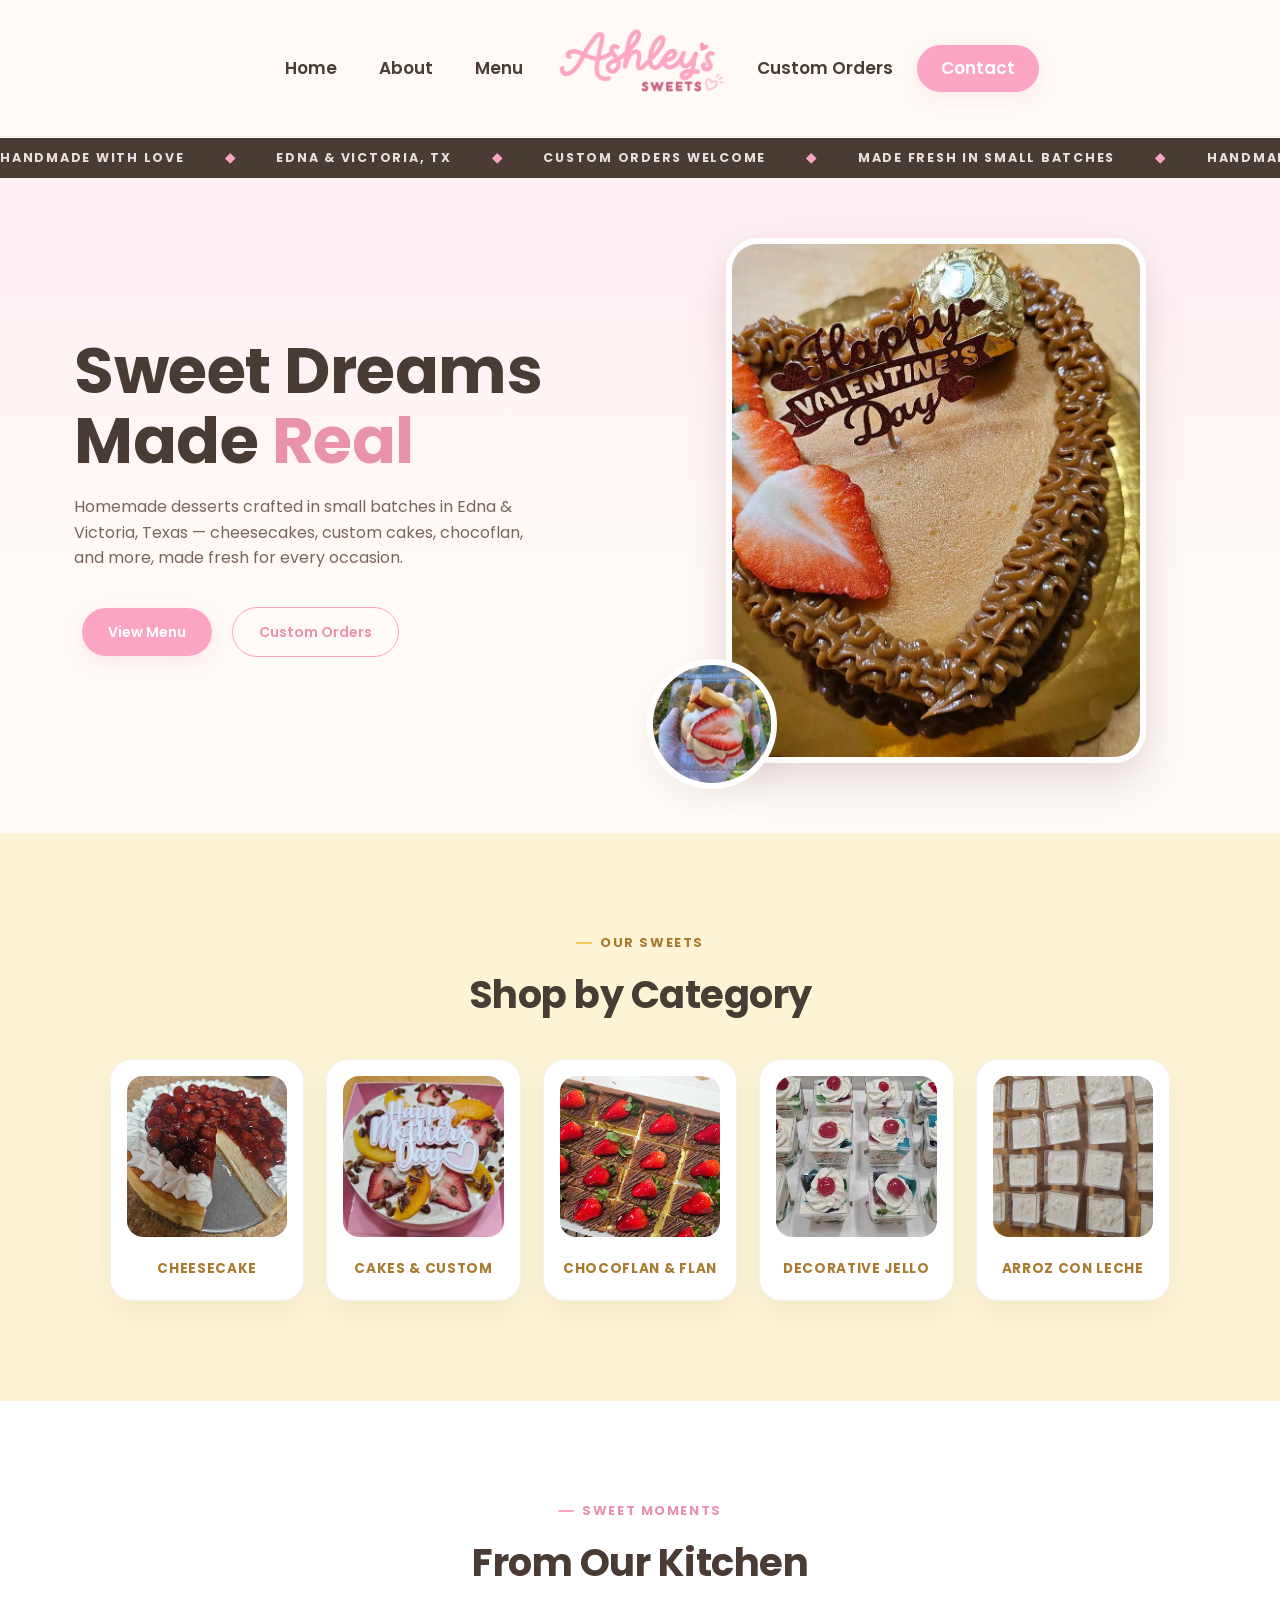
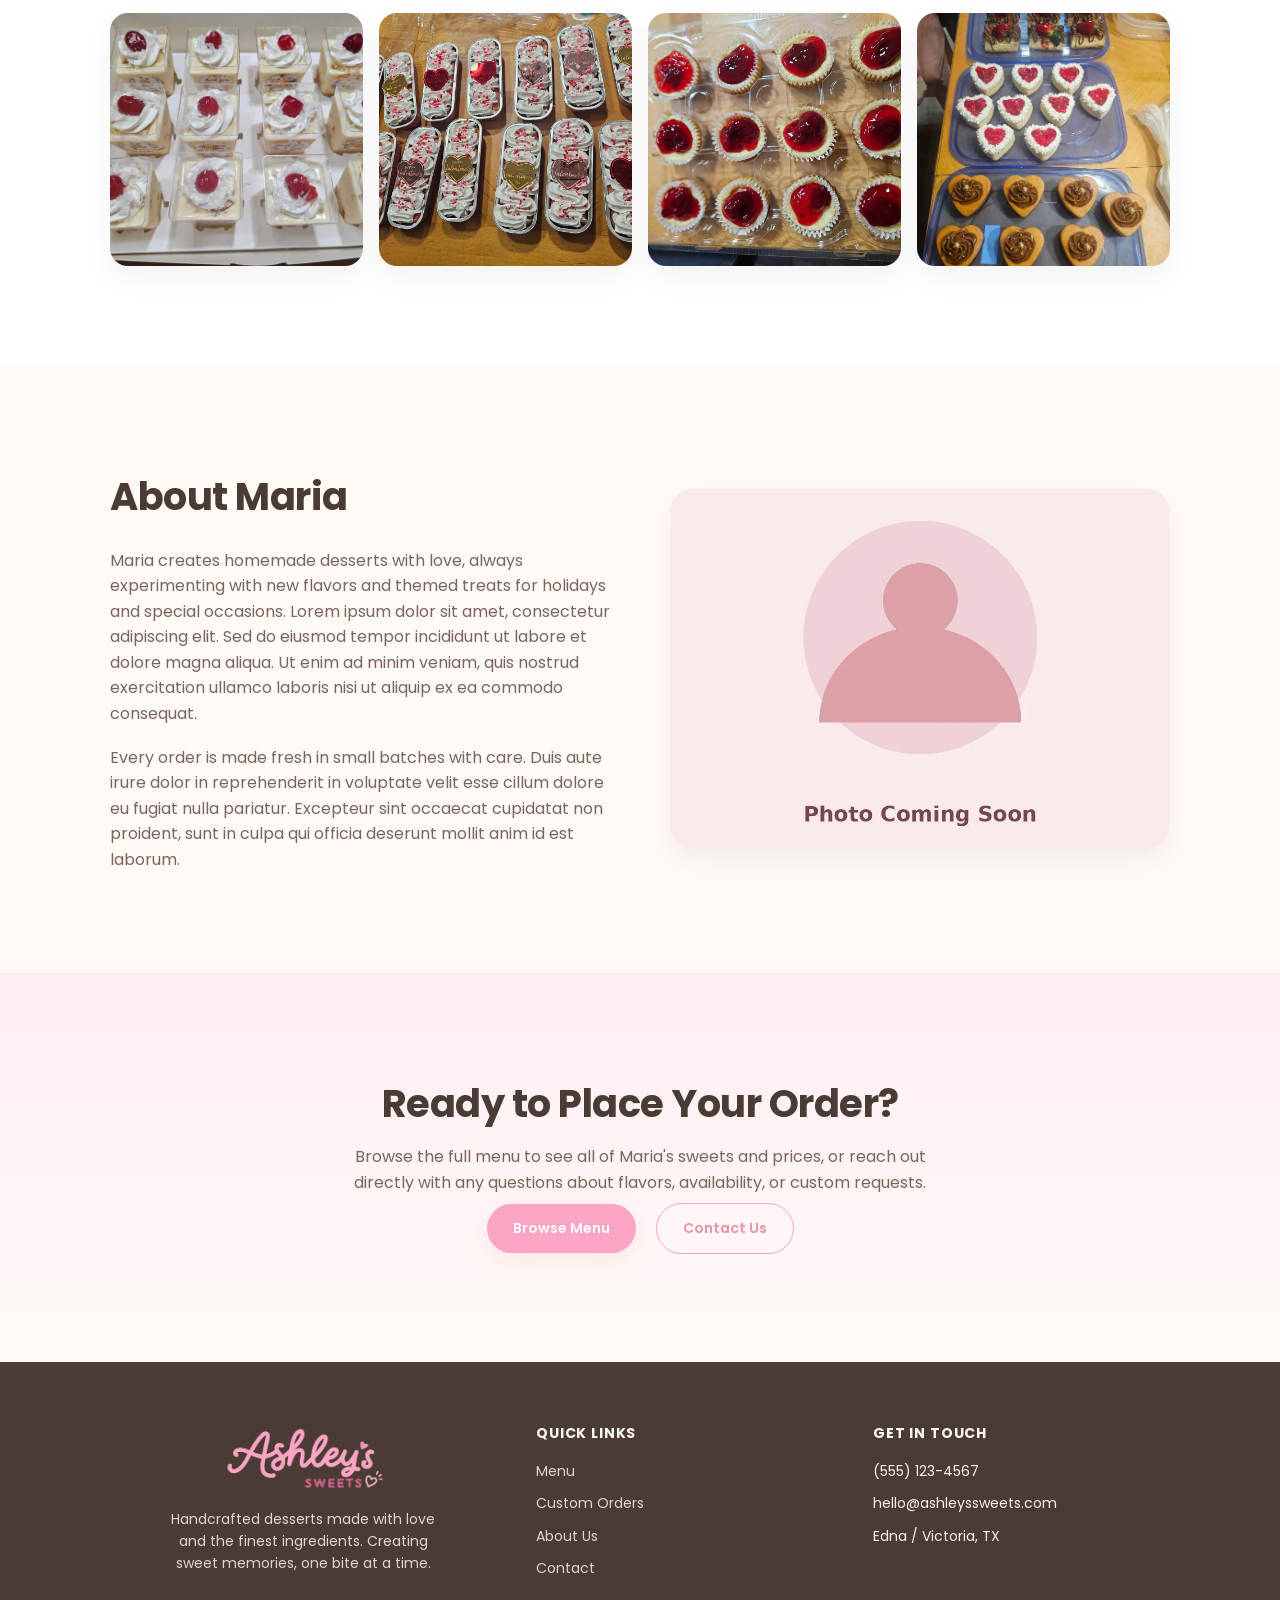
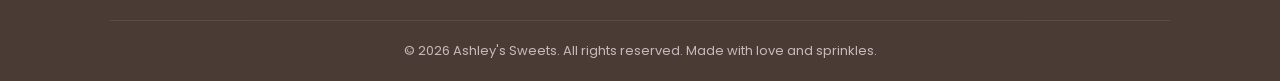
<file: index.html>
<!DOCTYPE html>
<html lang="en">
<head>
  <meta charset="UTF-8">
  <meta name="viewport" content="width=device-width, initial-scale=1.0">
  <title>Ashley’s Sweets</title>
  <link rel="icon" type="image/png" href="images/favicon.png">

  <meta property="og:title" content="Ashley's Sweets">
  <meta property="og:description" content="Homemade desserts crafted in small batches in Edna & Victoria, Texas.">
  <meta property="og:image" content="images/socialshare.jpg">
  <meta property="og:url" content="https://ashleyssweets.com">
  <meta property="og:type" content="website">

  <meta name="twitter:card" content="summary_large_image">
  <meta name="twitter:title" content="Ashley's Sweets">
  <meta name="twitter:description" content="Homemade desserts crafted in small batches in Edna & Victoria, Texas.">
  <meta name="twitter:image" content="images/socialshare.jpg">

  <link rel="stylesheet" href="css/style.css">
</head>

<body>

  <!-- nav -->
  <header class="nav" id="siteNav">
    <div class="nav-inner">

      <nav class="nav-links nav-links--left">
        <a href="#home">Home</a>
        <a href="#about">About</a>
        <a href="menu.html">Menu</a>
      </nav>

      <div class="logo">
        <a href="#home"><img src="images/logo.webp" alt="Ashley's Sweets"></a>
      </div>

      <nav class="nav-links nav-links--right">
        <a href="custom-orders.html">Custom Orders</a>
        <a href="contact.html" class="nav-cta">Contact</a>
      </nav>

      <button class="nav-toggle" id="navToggle" aria-label="Toggle navigation menu" aria-expanded="false">
        <span></span>
        <span></span>
        <span></span>
      </button>

      <nav class="nav-links-mobile" id="navLinksMobile">
        <a href="#home">Home</a>
        <a href="#about">About</a>
        <a href="menu.html">Menu</a>
        <a href="custom-orders.html">Custom Orders</a>
        <a href="contact.html" class="nav-cta">Contact</a>
      </nav>

    </div>
  </header>


  <!-- marquee strip -->
  <div class="marquee" aria-hidden="true">
    <div class="marquee-track">
      <span>Handmade With Love</span><span class="dot">&#9670;</span>
      <span>Edna &amp; Victoria, TX</span><span class="dot">&#9670;</span>
      <span>Custom Orders Welcome</span><span class="dot">&#9670;</span>
      <span>Made Fresh In Small Batches</span><span class="dot">&#9670;</span>
      <span>Handmade With Love</span><span class="dot">&#9670;</span>
      <span>Edna &amp; Victoria, TX</span><span class="dot">&#9670;</span>
      <span>Custom Orders Welcome</span><span class="dot">&#9670;</span>
      <span>Made Fresh In Small Batches</span><span class="dot">&#9670;</span>
    </div>
  </div>

  <!-- hero -->
  <section id="home" class="hero">

    <div class="hero-inner">

      <div class="hero-copy">
        <h1>Sweet Dreams<br>Made <span class="accent">Real</span></h1>

        <p>
          Homemade desserts crafted in small batches in Edna & Victoria, Texas —
          cheesecakes, custom cakes, chocoflan, and more, made fresh for every occasion.
        </p>

        <div class="hero-buttons">
          <a href="menu.html" class="btn">View Menu</a>
          <a href="custom-orders.html" class="btn btn-outline-dark">Custom Orders</a>
        </div>
      </div>

      <div class="hero-photo">
        <img class="hero-photo-main" src="images/cake-valentine-heart-centered.webp" alt="Heart-shaped custom Valentine's cake by Ashley's Sweets">
        <img class="hero-photo-inset" src="images/custom-cup-dessert-cropped.webp" alt="Strawberry shortcake cup dessert">
      </div>

    </div>

  </section>


  <!-- shop by category -->
  <section class="categories">

    <div class="section-inner">

      <div class="eyebrow">Our Sweets</div>
      <h2>Shop by Category</h2>

      <div class="category-grid">
        <a href="menu.html#cheesecake" class="category-card">
          <img src="images/cheesecake-classic-cherry.webp" alt="Cheesecake">
          <span>Cheesecake</span>
        </a>
        <a href="menu.html#cakes-custom" class="category-card">
          <img src="images/cake-mothers-day-centered2.webp" alt="Cakes &amp; Custom Orders">
          <span>Cakes &amp; Custom</span>
        </a>
        <a href="menu.html#chocoflan-flan" class="category-card">
          <img src="images/chocoflan-bars-strawberry-final.webp" alt="Chocoflan &amp; Flan">
          <span>Chocoflan &amp; Flan</span>
        </a>
        <a href="menu.html#decorative-jello" class="category-card">
          <img src="images/jello-decorative-marbled-v3.webp" alt="Decorative Jello">
          <span>Decorative Jello</span>
        </a>
        <a href="menu.html#arroz-con-leche" class="category-card">
          <img src="images/arroz-con-leche-cups-rotated.webp" alt="Arroz con Leche">
          <span>Arroz con Leche</span>
        </a>
      </div>

    </div>

  </section>


  <!-- dessert gallery -->
  <section class="gallery">

    <div class="section-inner">

      <div class="eyebrow" style="justify-content:center; display:flex;">Sweet Moments</div>
      <h2>From Our Kitchen</h2>

      <div class="gallery-grid">
        <img src="images/cheesecake-coconut-cherry-cups-gallery2.webp" alt="Coconut cherry cheesecake cups">
        <img src="images/chocoflan-loaf-valentine-rotated.webp" alt="Mini chocoflan loaves with whipped cream">
        <img src="images/cheesecake-mini-cupcake-cherry-rotated3.webp" alt="Mini cheesecake bites with cherry topping">
        <img src="images/dessert-tray-mixed.webp" alt="Assorted dessert tray">
      </div>

    </div>

  </section>


  <!-- about section -->
  <section id="about" class="about">

    <div class="section-inner split">

      <div class="about-text">
        <h2>About Maria</h2>

        <p>
          Maria creates homemade desserts with love, always experimenting
          with new flavors and themed treats for holidays and special occasions.
          Lorem ipsum dolor sit amet, consectetur adipiscing elit. Sed do eiusmod
          tempor incididunt ut labore et dolore magna aliqua. Ut enim ad minim
          veniam, quis nostrud exercitation ullamco laboris nisi ut aliquip ex
          ea commodo consequat.
        </p>

        <p>
          Every order is made fresh in small batches with care. Duis aute irure
          dolor in reprehenderit in voluptate velit esse cillum dolore eu fugiat
          nulla pariatur. Excepteur sint occaecat cupidatat non proident, sunt
          in culpa qui officia deserunt mollit anim id est laborum.
        </p>
      </div>

      <div class="about-image">
        <img src="images/about-placeholder-maria2.webp" alt="Photo of Maria coming soon">
      </div>

    </div>

  </section>


  <!-- cta - ready to order -->
  <section class="cta-order">

    <div class="section-inner">

      <h2>Ready to Place Your Order?</h2>
      <p>
        Browse the full menu to see all of Maria's sweets and prices, or reach out
        directly with any questions about flavors, availability, or custom requests.
      </p>

      <div class="hero-buttons">
        <a href="menu.html" class="btn">Browse Menu</a>
        <a href="contact.html" class="btn btn-outline btn-outline-dark">Contact Us</a>
      </div>

    </div>

  </section>


  <!-- footer -->
  <footer class="footer">
  <div class="footer-inner">
    <div class="footer-grid">

      <div class="footer-brand">
        <a href="index.html" class="logo">
          <img src="images/logo.webp" alt="Ashley's Sweets">
        </a>
        <p>Handcrafted desserts made with love and the finest ingredients. Creating sweet memories, one bite at a time.</p>
      </div>

      <div class="footer-links-col">
        <h4>Quick Links</h4>
        <ul class="footer-links">
          <li><a href="menu.html">Menu</a></li>
          <li><a href="custom-orders.html">Custom Orders</a></li>
          <li><a href="index.html#about">About Us</a></li>
          <li><a href="contact.html">Contact</a></li>
        </ul>
      </div>

      <div class="footer-links-col">
        <h4>Get in Touch</h4>
        <ul class="footer-links">
          <li>(555) 123-4567</li>
          <li>hello@ashleyssweets.com</li>
          <li>Edna / Victoria, TX</li>
        </ul>
      </div>

    </div>

    <div class="footer-bottom">
      © 2026 Ashley's Sweets. All rights reserved. Made with love and sprinkles.
    </div>
  </div>
</footer>

  <script>
    const nav = document.getElementById('siteNav');
    function updateNav() {
      if (window.scrollY > 60) {
        nav.classList.add('nav--scrolled');
      } else {
        nav.classList.remove('nav--scrolled');
      }
    }
    window.addEventListener('scroll', updateNav);
    updateNav();

    const navToggle = document.getElementById('navToggle');
    const navLinksMobile = document.getElementById('navLinksMobile');
    navToggle.addEventListener('click', () => {
      const isOpen = nav.classList.toggle('nav-open');
      navToggle.classList.toggle('is-open', isOpen);
      navToggle.setAttribute('aria-expanded', isOpen);
    });
    navLinksMobile.querySelectorAll('a').forEach(link => {
      link.addEventListener('click', () => {
        nav.classList.remove('nav-open');
        navToggle.classList.remove('is-open');
        navToggle.setAttribute('aria-expanded', 'false');
      });
    });
  </script>

</body>
</html>
</file>
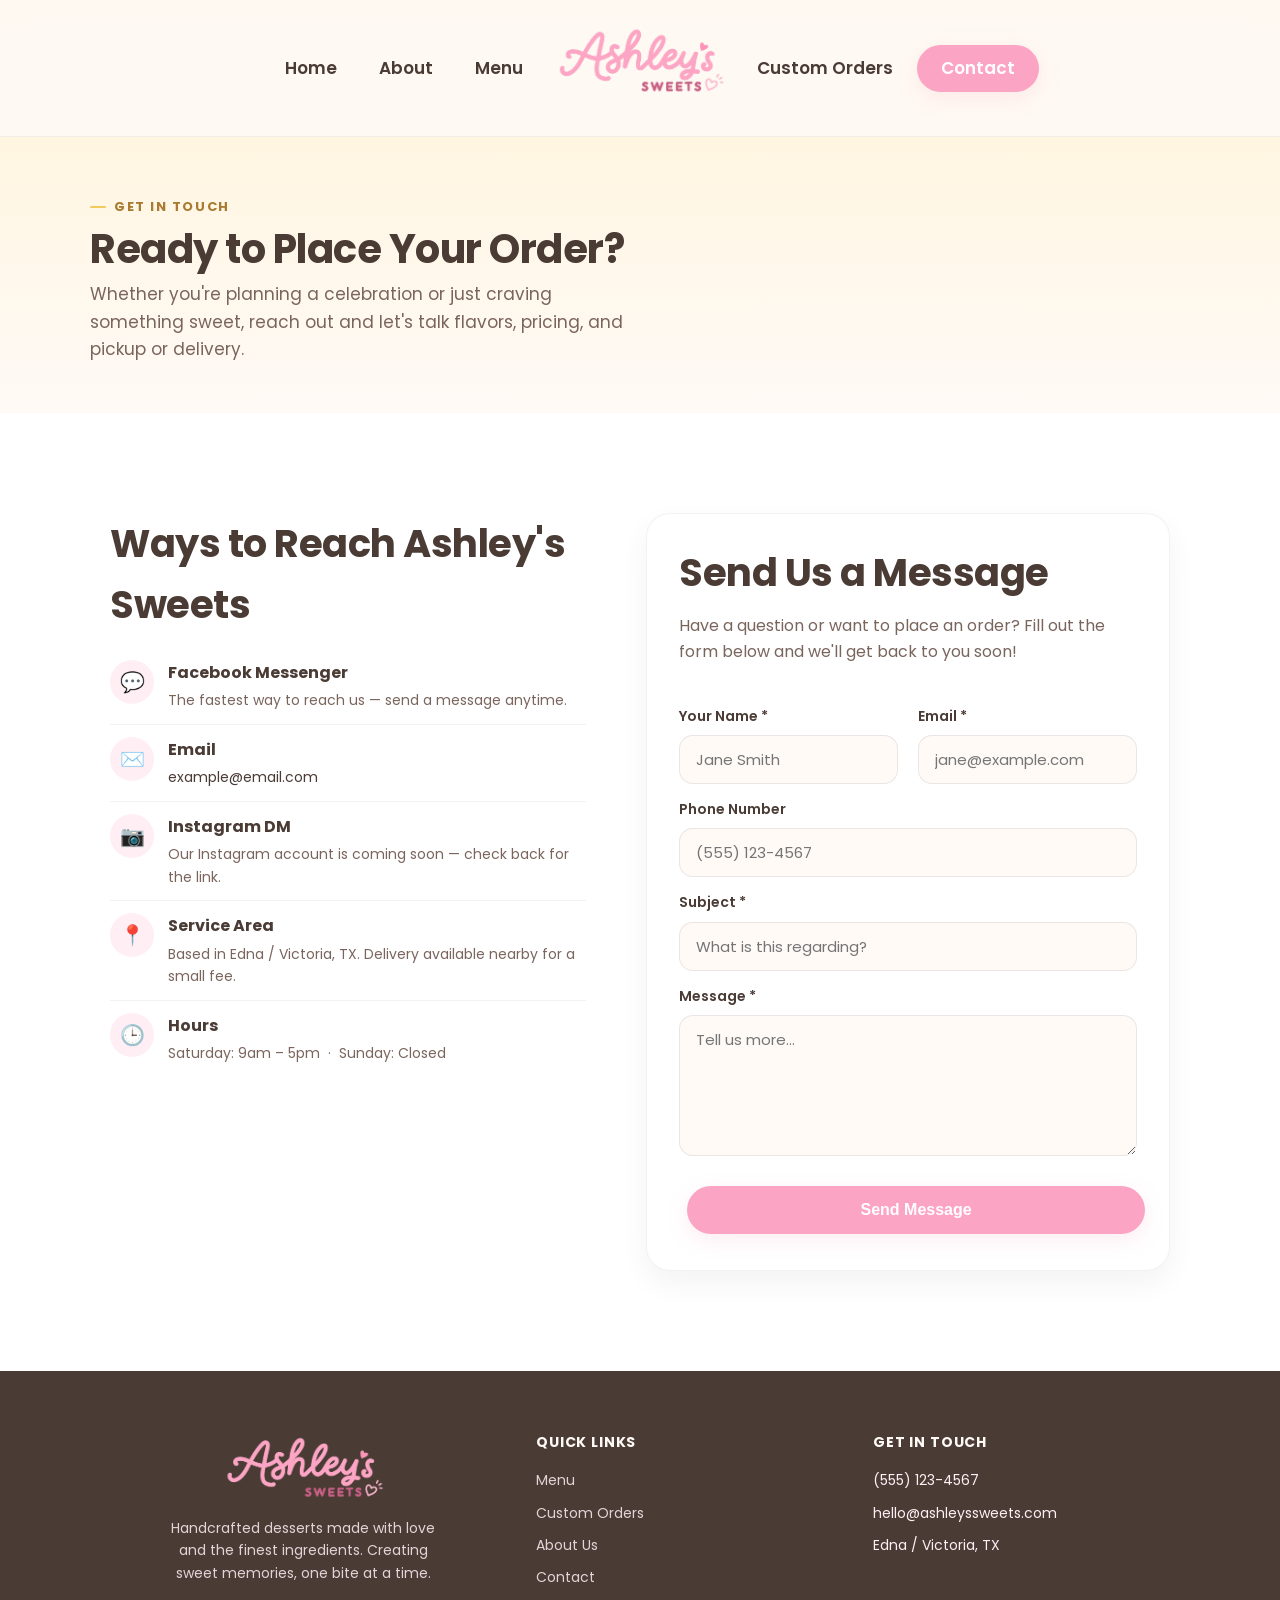
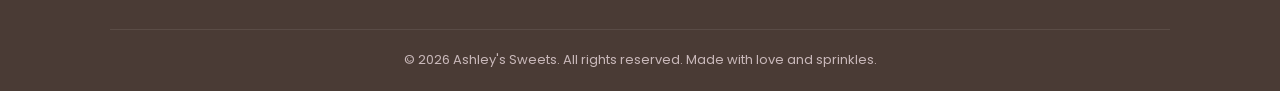
<file: contact.html>
<!DOCTYPE html>
<html lang="en">
<head>
  <meta charset="UTF-8">
  <meta name="viewport" content="width=device-width, initial-scale=1.0">
  <title>Contact — Ashley’s Sweets</title>
  <link rel="icon" type="image/png" href="images/favicon.png">

  <meta property="og:title" content="Contact — Ashley's Sweets">
  <meta property="og:description" content="Get in touch with Ashley's Sweets for orders, questions, or custom requests in Edna & Victoria, Texas.">
  <meta property="og:image" content="images/socialshare.jpg">
  <meta property="og:url" content="https://ashleyssweets.com/contact.html">
  <meta property="og:type" content="website">

  <meta name="twitter:card" content="summary_large_image">
  <meta name="twitter:title" content="Contact — Ashley's Sweets">
  <meta name="twitter:description" content="Get in touch with Ashley's Sweets for orders, questions, or custom requests in Edna & Victoria, Texas.">
  <meta name="twitter:image" content="images/socialshare.jpg">

  <link rel="stylesheet" href="css/style.css">
</head>

<body>

  <!-- nav -->
  <header class="nav" id="siteNav">
    <div class="nav-inner">

      <nav class="nav-links nav-links--left">
        <a href="index.html#home">Home</a>
        <a href="index.html#about">About</a>
        <a href="menu.html">Menu</a>
      </nav>

      <div class="logo">
        <a href="index.html"><img src="images/logo.webp" alt="Ashley's Sweets"></a>
      </div>

      <nav class="nav-links nav-links--right">
        <a href="custom-orders.html">Custom Orders</a>
        <a href="contact.html" class="nav-cta">Contact</a>
      </nav>

      <button class="nav-toggle" id="navToggle" aria-label="Toggle navigation menu" aria-expanded="false">
        <span></span>
        <span></span>
        <span></span>
      </button>

      <nav class="nav-links-mobile" id="navLinksMobile">
        <a href="index.html#home">Home</a>
        <a href="index.html#about">About</a>
        <a href="menu.html">Menu</a>
        <a href="custom-orders.html">Custom Orders</a>
        <a href="contact.html" class="nav-cta">Contact</a>
      </nav>

    </div>
  </header>


  <!-- page hero (small) -->
  <section class="page-hero page-hero--small">
    <div class="section-inner">
      <div class="eyebrow eyebrow--gold">Get In Touch</div>
      <h1 class="page-title">Ready to Place Your Order?</h1>
      <p class="page-subtitle">
        Whether you're planning a celebration or just craving something sweet, reach out and let's talk flavors, pricing, and pickup or delivery.
      </p>
    </div>
  </section>


  <!-- contact info + form -->
  <section class="contact-info-section">
    <div class="section-inner">

      <div class="contact-split">

        <div class="contact-split-info">

          <h2>Ways to Reach Ashley's Sweets</h2>

          <div class="contact-method">
            <div class="contact-icon">💬</div>
            <div>
              <h3>Facebook Messenger</h3>
              <p>The fastest way to reach us — send a message anytime.</p>
            </div>
          </div>

          <div class="contact-method">
            <div class="contact-icon">✉️</div>
            <div>
              <h3>Email</h3>
              <p><a href="mailto:example@email.com">example@email.com</a></p>
            </div>
          </div>

          <div class="contact-method">
            <div class="contact-icon">📷</div>
            <div>
              <h3>Instagram DM</h3>
              <p>Our Instagram account is coming soon — check back for the link.</p>
            </div>
          </div>

          <div class="contact-method">
            <div class="contact-icon">📍</div>
            <div>
              <h3>Service Area</h3>
              <p>Based in Edna / Victoria, TX. Delivery available nearby for a small fee.</p>
            </div>
          </div>

          <div class="contact-method">
            <div class="contact-icon">🕒</div>
            <div>
              <h3>Hours</h3>
              <p>Saturday: 9am – 5pm &nbsp;·&nbsp; Sunday: Closed</p>
            </div>
          </div>

        </div>

        <div class="contact-split-form">

          <div class="site-form">
            <h2>Send Us a Message</h2>
            <p class="section-sub">Have a question or want to place an order? Fill out the form below and we'll get back to you soon!</p>

            <form>

              <div class="form-grid">
                <div class="form-row">
                  <label for="c-name">Your Name *</label>
                  <input type="text" id="c-name" name="name" placeholder="Jane Smith" required>
                </div>

                <div class="form-row">
                  <label for="c-email">Email *</label>
                  <input type="email" id="c-email" name="email" placeholder="jane@example.com" required>
                </div>
              </div>

              <div class="form-row">
                <label for="c-phone">Phone Number</label>
                <input type="tel" id="c-phone" name="phone" placeholder="(555) 123-4567">
              </div>

              <div class="form-row">
                <label for="c-subject">Subject *</label>
                <input type="text" id="c-subject" name="subject" placeholder="What is this regarding?" required>
              </div>

              <div class="form-row">
                <label for="c-message">Message *</label>
                <textarea id="c-message" name="message" rows="5" placeholder="Tell us more..." required></textarea>
              </div>

              <button type="submit" class="btn form-submit">Send Message</button>

            </form>
          </div>

        </div>

      </div>

    </div>
  </section>


  <!-- footer -->
  <footer class="footer">
  <div class="footer-inner">
    <div class="footer-grid">

      <div class="footer-brand">
        <a href="index.html" class="logo">
          <img src="images/logo.webp" alt="Ashley's Sweets">
        </a>
        <p>Handcrafted desserts made with love and the finest ingredients. Creating sweet memories, one bite at a time.</p>
      </div>

      <div class="footer-links-col">
        <h4>Quick Links</h4>
        <ul class="footer-links">
          <li><a href="menu.html">Menu</a></li>
          <li><a href="custom-orders.html">Custom Orders</a></li>
          <li><a href="index.html#about">About Us</a></li>
          <li><a href="contact.html">Contact</a></li>
        </ul>
      </div>

      <div class="footer-links-col">
        <h4>Get in Touch</h4>
        <ul class="footer-links">
          <li>(555) 123-4567</li>
          <li>hello@ashleyssweets.com</li>
          <li>Edna / Victoria, TX</li>
        </ul>
      </div>

    </div>

    <div class="footer-bottom">
      © 2026 Ashley's Sweets. All rights reserved. Made with love and sprinkles.
    </div>
  </div>
</footer>

  <script>
    const nav = document.getElementById('siteNav');
    function updateNav() {
      if (window.scrollY > 60) {
        nav.classList.add('nav--scrolled');
      } else {
        nav.classList.remove('nav--scrolled');
      }
    }
    window.addEventListener('scroll', updateNav);
    updateNav();

    const navToggle = document.getElementById('navToggle');
    const navLinksMobile = document.getElementById('navLinksMobile');
    navToggle.addEventListener('click', () => {
      const isOpen = nav.classList.toggle('nav-open');
      navToggle.classList.toggle('is-open', isOpen);
      navToggle.setAttribute('aria-expanded', isOpen);
    });
    navLinksMobile.querySelectorAll('a').forEach(link => {
      link.addEventListener('click', () => {
        nav.classList.remove('nav-open');
        navToggle.classList.remove('is-open');
        navToggle.setAttribute('aria-expanded', 'false');
      });
    });
  </script>

</body>
</html>
</file>
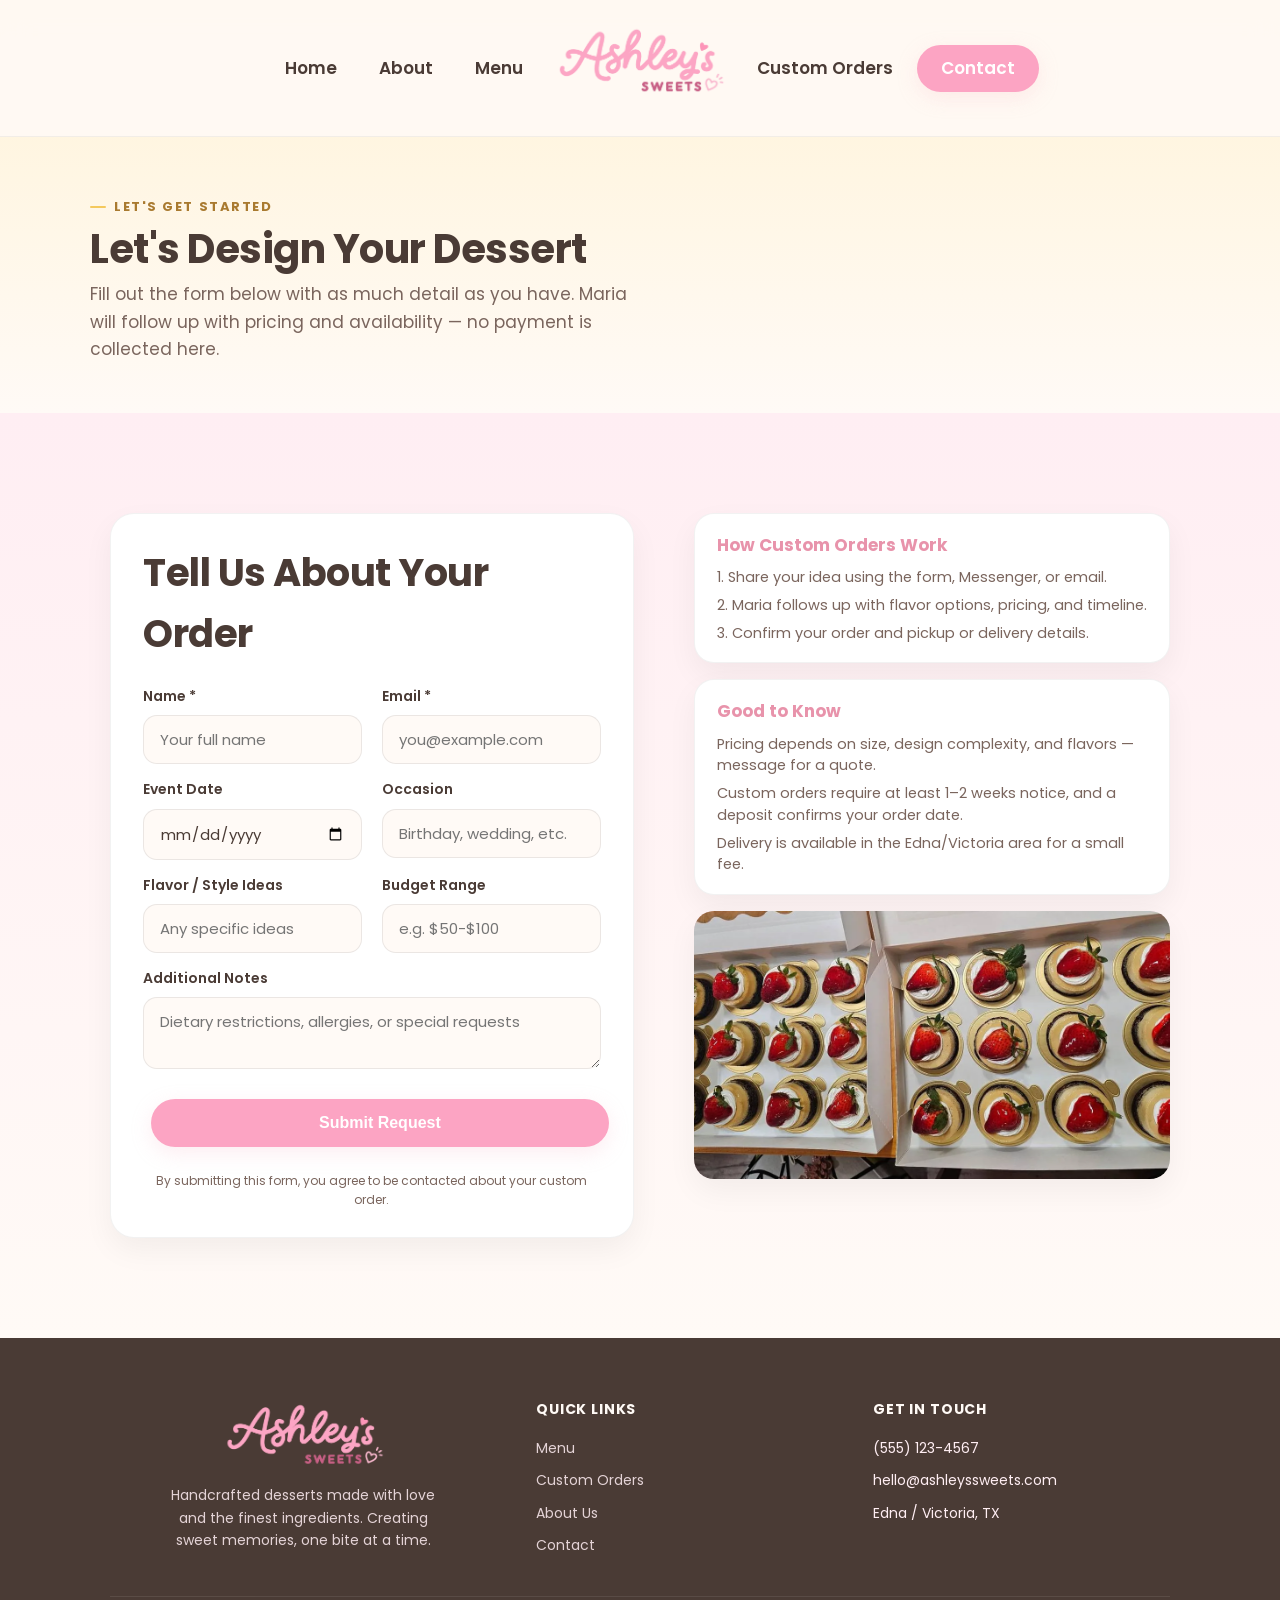
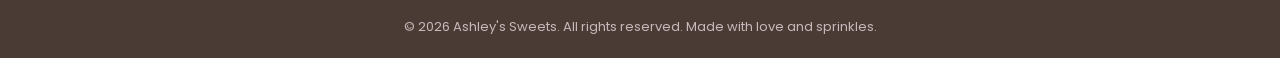
<file: custom-orders.html>
<!DOCTYPE html>
<html lang="en">
<head>
  <meta charset="UTF-8">
  <meta name="viewport" content="width=device-width, initial-scale=1.0">
  <title>Custom Orders — Ashley’s Sweets</title>
  <link rel="icon" type="image/png" href="images/favicon.png">

  <meta property="og:title" content="Custom Orders — Ashley's Sweets">
  <meta property="og:description" content="Design your custom cake or dessert with Ashley's Sweets — homemade in small batches in Edna & Victoria, Texas.">
  <meta property="og:image" content="images/socialshare.jpg">
  <meta property="og:url" content="https://ashleyssweets.com/custom-orders.html">
  <meta property="og:type" content="website">

  <meta name="twitter:card" content="summary_large_image">
  <meta name="twitter:title" content="Custom Orders — Ashley's Sweets">
  <meta name="twitter:description" content="Design your custom cake or dessert with Ashley's Sweets — homemade in small batches in Edna & Victoria, Texas.">
  <meta name="twitter:image" content="images/socialshare.jpg">

  <link rel="stylesheet" href="css/style.css">
</head>

<body>

  <!-- nav -->
  <header class="nav" id="siteNav">
    <div class="nav-inner">

      <nav class="nav-links nav-links--left">
        <a href="index.html#home">Home</a>
        <a href="index.html#about">About</a>
        <a href="menu.html">Menu</a>
      </nav>

      <div class="logo">
        <a href="index.html"><img src="images/logo.webp" alt="Ashley's Sweets"></a>
      </div>

      <nav class="nav-links nav-links--right">
        <a href="custom-orders.html">Custom Orders</a>
        <a href="contact.html" class="nav-cta">Contact</a>
      </nav>

      <button class="nav-toggle" id="navToggle" aria-label="Toggle navigation menu" aria-expanded="false">
        <span></span>
        <span></span>
        <span></span>
      </button>

      <nav class="nav-links-mobile" id="navLinksMobile">
        <a href="index.html#home">Home</a>
        <a href="index.html#about">About</a>
        <a href="menu.html">Menu</a>
        <a href="custom-orders.html">Custom Orders</a>
        <a href="contact.html" class="nav-cta">Contact</a>
      </nav>

    </div>
  </header>


  <!-- page hero (small) -->
  <section class="page-hero page-hero--small">
    <div class="section-inner">
      <div class="eyebrow eyebrow--gold">Let's Get Started</div>
      <h1 class="page-title">Let's Design Your Dessert</h1>
      <p class="page-subtitle">
        Fill out the form below with as much detail as you have. Maria will follow up with pricing and availability — no payment is collected here.
      </p>
    </div>
  </section>


  <!-- form + how it works -->
  <section class="order-form-section">
    <div class="section-inner">

      <div class="custom-split">

        <div class="custom-split-form">

          <div class="site-form">
            <h2>Tell Us About Your Order</h2>

            <form>

              <div class="form-grid">
                <div class="form-row">
                  <label for="name">Name *</label>
                  <input type="text" id="name" name="name" placeholder="Your full name" required>
                </div>

                <div class="form-row">
                  <label for="email">Email *</label>
                  <input type="email" id="email" name="email" placeholder="you@example.com" required>
                </div>
              </div>

              <div class="form-grid">
                <div class="form-row">
                  <label for="event-date">Event Date</label>
                  <input type="date" id="event-date" name="event-date">
                </div>

                <div class="form-row">
                  <label for="occasion">Occasion</label>
                  <input type="text" id="occasion" name="occasion" placeholder="Birthday, wedding, etc.">
                </div>
              </div>

              <div class="form-grid">
                <div class="form-row">
                  <label for="flavor">Flavor / Style Ideas</label>
                  <input type="text" id="flavor" name="flavor" placeholder="Any specific ideas">
                </div>

                <div class="form-row">
                  <label for="budget">Budget Range</label>
                  <input type="text" id="budget" name="budget" placeholder="e.g. $50-$100">
                </div>
              </div>

              <div class="form-row">
                <label for="notes">Additional Notes</label>
                <textarea id="notes" name="notes" rows="2" placeholder="Dietary restrictions, allergies, or special requests"></textarea>
              </div>

              <button type="submit" class="btn form-submit">Submit Request</button>

              <p class="form-fineprint">
                By submitting this form, you agree to be contacted about your custom order.
              </p>

            </form>
          </div>

        </div>

        <div class="custom-split-info">

          <div class="info-card">
            <h3>How Custom Orders Work</h3>
            <p>1. Share your idea using the form, Messenger, or email.</p>
            <p>2. Maria follows up with flavor options, pricing, and timeline.</p>
            <p>3. Confirm your order and pickup or delivery details.</p>
          </div>

          <div class="info-card">
            <h3>Good to Know</h3>
            <p>Pricing depends on size, design complexity, and flavors — message for a quote.</p>
            <p>Custom orders require at least 1–2 weeks notice, and a deposit confirms your order date.</p>
            <p style="margin-bottom:0;">Delivery is available in the Edna/Victoria area for a small fee.</p>
          </div>

          <div class="photo-placeholder">
            <img src="images/cheesecake-minis-strawberry-tray1-final.webp" alt="Mini strawberry cheesecakes made by Ashley's Sweets">
          </div>

        </div>

      </div>

    </div>
  </section>


  <!-- footer -->
  <footer class="footer">
  <div class="footer-inner">
    <div class="footer-grid">

      <div class="footer-brand">
        <a href="index.html" class="logo">
          <img src="images/logo.webp" alt="Ashley's Sweets">
        </a>
        <p>Handcrafted desserts made with love and the finest ingredients. Creating sweet memories, one bite at a time.</p>
      </div>

      <div class="footer-links-col">
        <h4>Quick Links</h4>
        <ul class="footer-links">
          <li><a href="menu.html">Menu</a></li>
          <li><a href="custom-orders.html">Custom Orders</a></li>
          <li><a href="index.html#about">About Us</a></li>
          <li><a href="contact.html">Contact</a></li>
        </ul>
      </div>

      <div class="footer-links-col">
        <h4>Get in Touch</h4>
        <ul class="footer-links">
          <li>(555) 123-4567</li>
          <li>hello@ashleyssweets.com</li>
          <li>Edna / Victoria, TX</li>
        </ul>
      </div>

    </div>

    <div class="footer-bottom">
      © 2026 Ashley's Sweets. All rights reserved. Made with love and sprinkles.
    </div>
  </div>
</footer>

  <script>
    const nav = document.getElementById('siteNav');
    function updateNav() {
      if (window.scrollY > 60) {
        nav.classList.add('nav--scrolled');
      } else {
        nav.classList.remove('nav--scrolled');
      }
    }
    window.addEventListener('scroll', updateNav);
    updateNav();

    const navToggle = document.getElementById('navToggle');
    const navLinksMobile = document.getElementById('navLinksMobile');
    navToggle.addEventListener('click', () => {
      const isOpen = nav.classList.toggle('nav-open');
      navToggle.classList.toggle('is-open', isOpen);
      navToggle.setAttribute('aria-expanded', isOpen);
    });
    navLinksMobile.querySelectorAll('a').forEach(link => {
      link.addEventListener('click', () => {
        nav.classList.remove('nav-open');
        navToggle.classList.remove('is-open');
        navToggle.setAttribute('aria-expanded', 'false');
      });
    });
  </script>

</body>
</html>
</file>
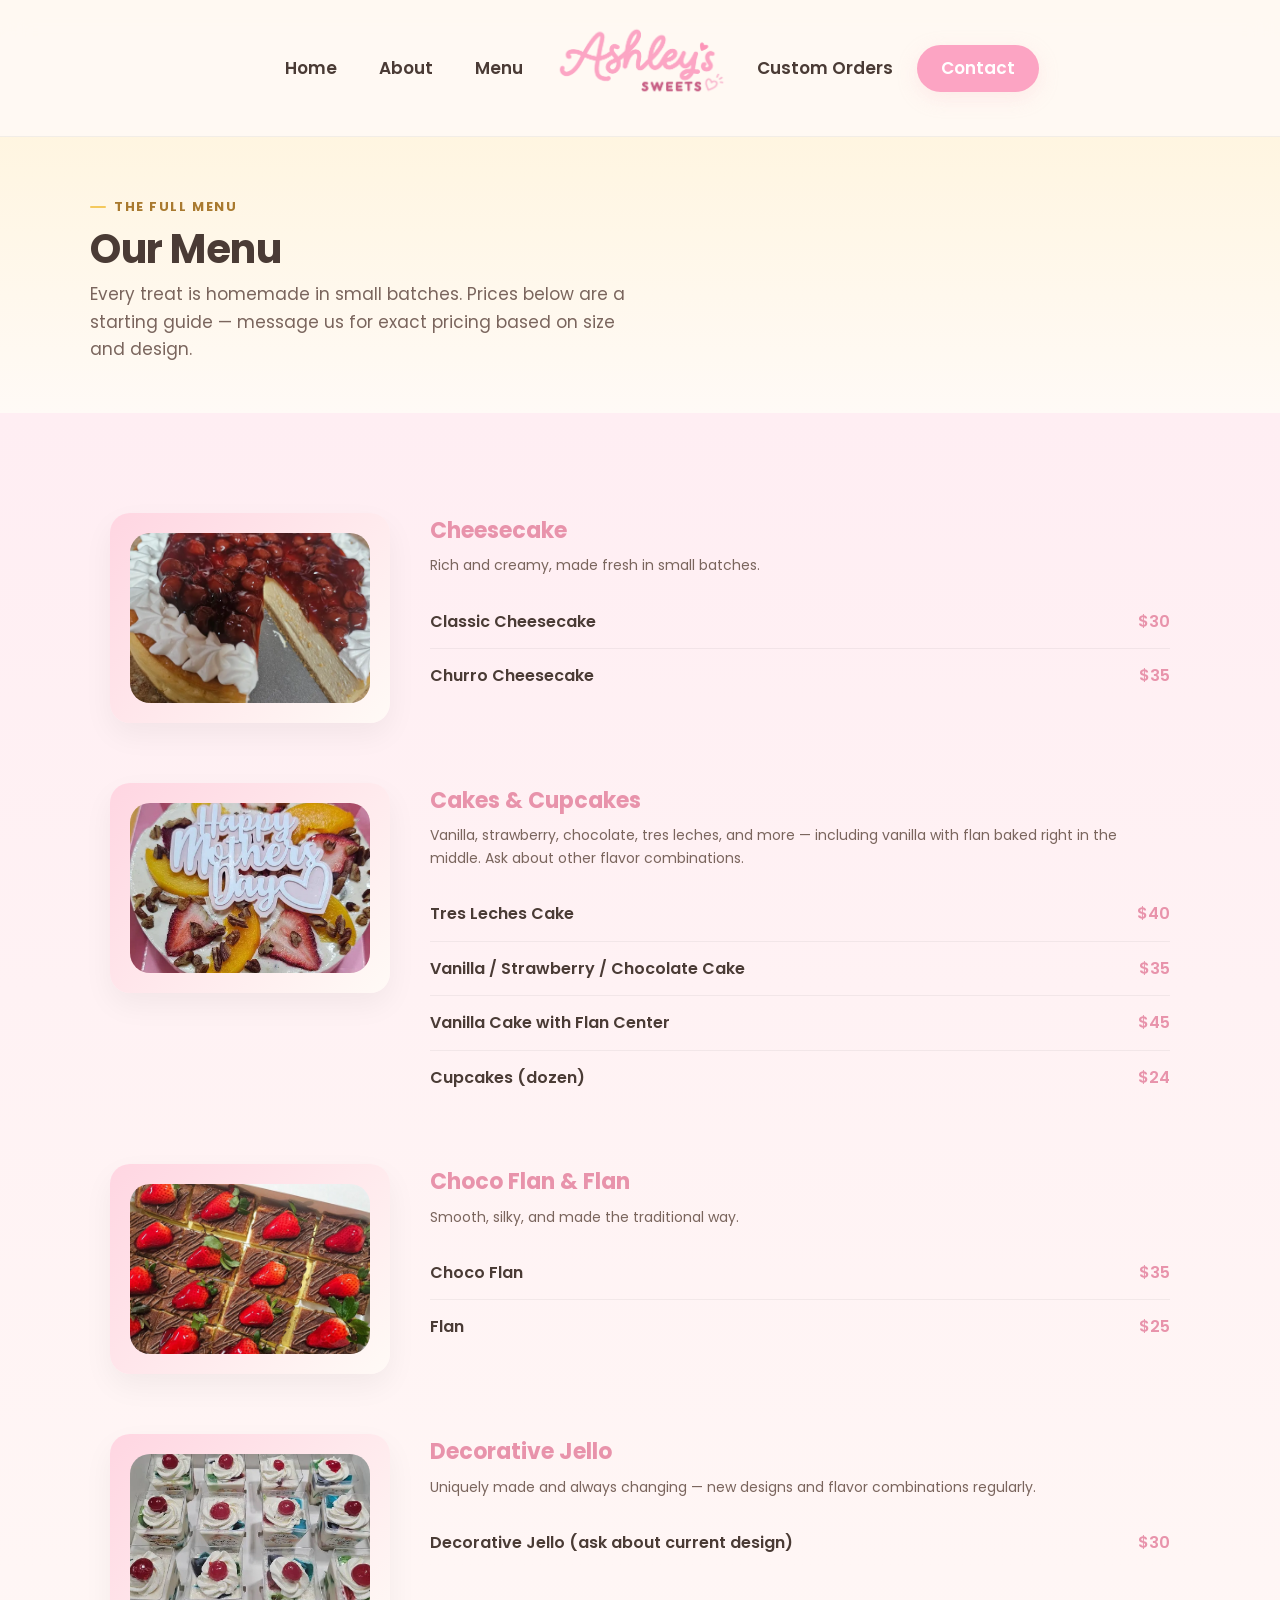
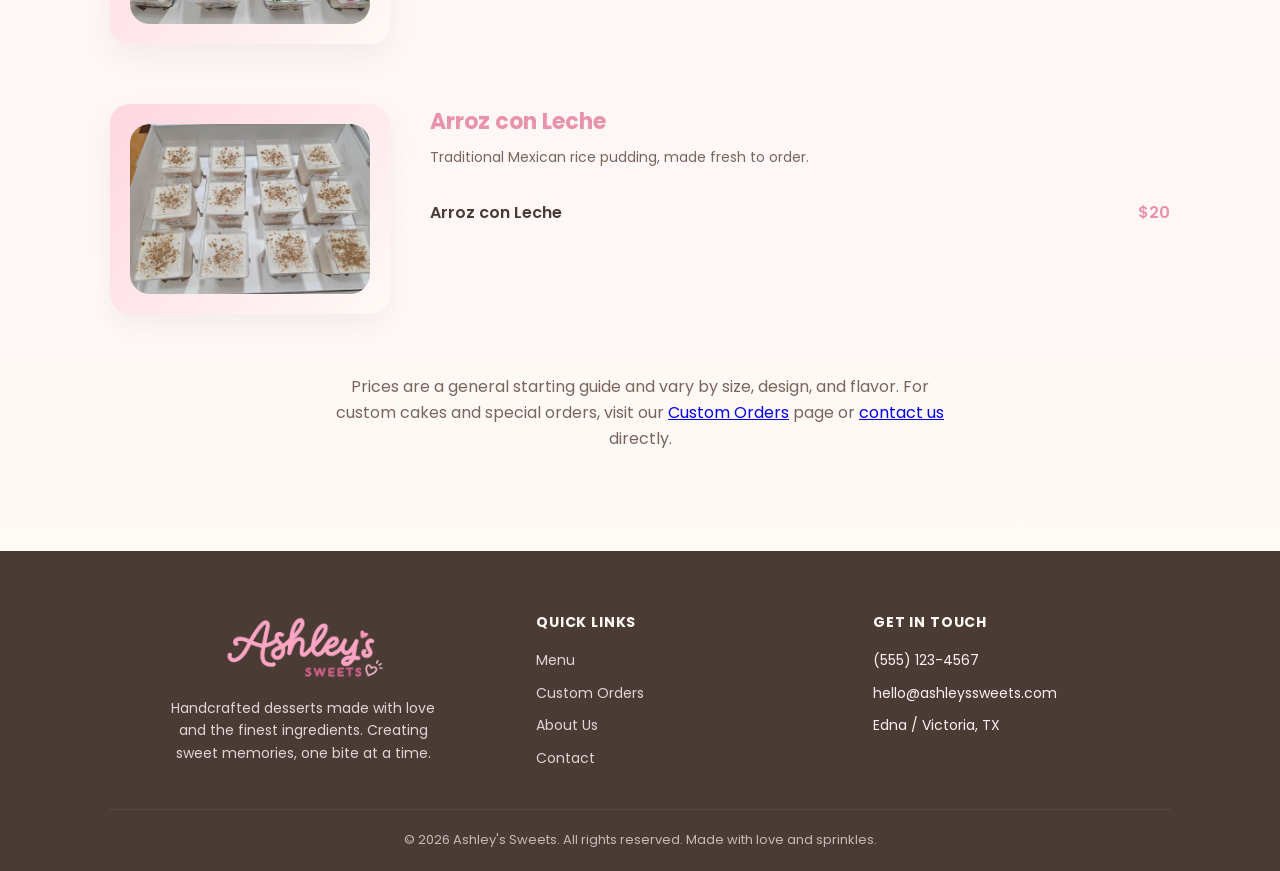
<file: menu.html>
<!DOCTYPE html>
<html lang="en">
<head>
  <meta charset="UTF-8">
  <meta name="viewport" content="width=device-width, initial-scale=1.0">
  <title>Menu — Ashley’s Sweets</title>
  <link rel="icon" type="image/png" href="images/favicon.png">

  <meta property="og:title" content="Menu — Ashley's Sweets">
  <meta property="og:description" content="Cheesecakes, cakes, flan, jello, and more — homemade in small batches in Edna & Victoria, Texas.">
  <meta property="og:image" content="images/socialshare.jpg">
  <meta property="og:url" content="https://ashleyssweets.com/menu.html">
  <meta property="og:type" content="website">

  <meta name="twitter:card" content="summary_large_image">
  <meta name="twitter:title" content="Menu — Ashley's Sweets">
  <meta name="twitter:description" content="Cheesecakes, cakes, flan, jello, and more — homemade in small batches in Edna & Victoria, Texas.">
  <meta name="twitter:image" content="images/socialshare.jpg">

  <link rel="stylesheet" href="css/style.css">
</head>

<body>

  <!-- nav -->
  <header class="nav" id="siteNav">
    <div class="nav-inner">

      <nav class="nav-links nav-links--left">
        <a href="index.html#home">Home</a>
        <a href="index.html#about">About</a>
        <a href="menu.html">Menu</a>
      </nav>

      <div class="logo">
        <a href="index.html"><img src="images/logo.webp" alt="Ashley's Sweets"></a>
      </div>

      <nav class="nav-links nav-links--right">
        <a href="custom-orders.html">Custom Orders</a>
        <a href="contact.html" class="nav-cta">Contact</a>
      </nav>

      <button class="nav-toggle" id="navToggle" aria-label="Toggle navigation menu" aria-expanded="false">
        <span></span>
        <span></span>
        <span></span>
      </button>

      <nav class="nav-links-mobile" id="navLinksMobile">
        <a href="index.html#home">Home</a>
        <a href="index.html#about">About</a>
        <a href="menu.html">Menu</a>
        <a href="custom-orders.html">Custom Orders</a>
        <a href="contact.html" class="nav-cta">Contact</a>
      </nav>

    </div>
  </header>


  <!-- page hero (small) -->
  <section class="page-hero page-hero--small">
    <div class="section-inner">
      <div class="eyebrow eyebrow--gold">The Full Menu</div>
      <h1 class="page-title">Our Menu</h1>
      <p class="page-subtitle">
        Every treat is homemade in small batches. Prices below are a starting guide —
        message us for exact pricing based on size and design.
      </p>
    </div>
  </section>


  <!-- menu categories -->
  <section class="menu-page">
    <div class="section-inner">

      <div class="menu-category" id="cheesecake">
        <div class="menu-category-photo"><img src="images/cheesecake-classic-cherry.webp" alt="Classic cheesecake with cherry topping and whipped cream"></div>
        <div class="menu-category-content">
          <h3>Cheesecake</h3>
          <p class="menu-category-note">Rich and creamy, made fresh in small batches.</p>
          <div class="menu-items-list">
            <div class="menu-line-item">
              <span class="item-name">Classic Cheesecake</span>
              <span class="item-price">$30</span>
            </div>
            <div class="menu-line-item">
              <span class="item-name">Churro Cheesecake</span>
              <span class="item-price">$35</span>
            </div>
          </div>
        </div>
      </div>

      <div class="menu-category" id="cakes-custom">
        <div class="menu-category-photo"><img src="images/cake-mothers-day-centered2.webp" alt="Custom cake decorated with strawberries and peaches"></div>
        <div class="menu-category-content">
          <h3>Cakes &amp; Cupcakes</h3>
          <p class="menu-category-note">Vanilla, strawberry, chocolate, tres leches, and more — including vanilla with flan baked right in the middle. Ask about other flavor combinations.</p>
          <div class="menu-items-list">
            <div class="menu-line-item">
              <span class="item-name">Tres Leches Cake</span>
              <span class="item-price">$40</span>
            </div>
            <div class="menu-line-item">
              <span class="item-name">Vanilla / Strawberry / Chocolate Cake</span>
              <span class="item-price">$35</span>
            </div>
            <div class="menu-line-item">
              <span class="item-name">Vanilla Cake with Flan Center</span>
              <span class="item-price">$45</span>
            </div>
            <div class="menu-line-item">
              <span class="item-name">Cupcakes (dozen)</span>
              <span class="item-price">$24</span>
            </div>
          </div>
        </div>
      </div>

      <div class="menu-category" id="chocoflan-flan">
        <div class="menu-category-photo"><img src="images/chocoflan-bars-strawberry-final.webp" alt="Choco flan bars topped with strawberries"></div>
        <div class="menu-category-content">
          <h3>Choco Flan &amp; Flan</h3>
          <p class="menu-category-note">Smooth, silky, and made the traditional way.</p>
          <div class="menu-items-list">
            <div class="menu-line-item">
              <span class="item-name">Choco Flan</span>
              <span class="item-price">$35</span>
            </div>
            <div class="menu-line-item">
              <span class="item-name">Flan</span>
              <span class="item-price">$25</span>
            </div>
          </div>
        </div>
      </div>

      <div class="menu-category" id="decorative-jello">
        <div class="menu-category-photo"><img src="images/jello-decorative-marbled-v3.webp" alt="Marbled decorative jello cups with whipped cream and cherry"></div>
        <div class="menu-category-content">
          <h3>Decorative Jello</h3>
          <p class="menu-category-note">Uniquely made and always changing — new designs and flavor combinations regularly.</p>
          <div class="menu-items-list">
            <div class="menu-line-item">
              <span class="item-name">Decorative Jello (ask about current design)</span>
              <span class="item-price">$30</span>
            </div>
          </div>
        </div>
      </div>

      <div class="menu-category" id="arroz-con-leche">
        <div class="menu-category-photo"><img src="images/arroz-con-leche-cinnamon-rotated.webp" alt="Arroz con leche cups topped with cinnamon"></div>
        <div class="menu-category-content">
          <h3>Arroz con Leche</h3>
          <p class="menu-category-note">Traditional Mexican rice pudding, made fresh to order.</p>
          <div class="menu-items-list">
            <div class="menu-line-item">
              <span class="item-name">Arroz con Leche</span>
              <span class="item-price">$20</span>
            </div>
          </div>
        </div>
      </div>

      <p class="menu-note">
        Prices are a general starting guide and vary by size, design, and flavor.
        For custom cakes and special orders, visit our
        <a href="custom-orders.html">Custom Orders</a> page or
        <a href="contact.html">contact us</a> directly.
      </p>

    </div>
  </section>


  <!-- footer -->
  <footer class="footer">
  <div class="footer-inner">
    <div class="footer-grid">

      <div class="footer-brand">
        <a href="index.html" class="logo">
          <img src="images/logo.webp" alt="Ashley's Sweets">
        </a>
        <p>Handcrafted desserts made with love and the finest ingredients. Creating sweet memories, one bite at a time.</p>
      </div>

      <div class="footer-links-col">
        <h4>Quick Links</h4>
        <ul class="footer-links">
          <li><a href="menu.html">Menu</a></li>
          <li><a href="custom-orders.html">Custom Orders</a></li>
          <li><a href="index.html#about">About Us</a></li>
          <li><a href="contact.html">Contact</a></li>
        </ul>
      </div>

      <div class="footer-links-col">
        <h4>Get in Touch</h4>
        <ul class="footer-links">
          <li>(555) 123-4567</li>
          <li>hello@ashleyssweets.com</li>
          <li>Edna / Victoria, TX</li>
        </ul>
      </div>

    </div>

    <div class="footer-bottom">
      © 2026 Ashley's Sweets. All rights reserved. Made with love and sprinkles.
    </div>
  </div>
</footer>

  <script>
    const nav = document.getElementById('siteNav');
    function updateNav() {
      if (window.scrollY > 60) {
        nav.classList.add('nav--scrolled');
      } else {
        nav.classList.remove('nav--scrolled');
      }
    }
    window.addEventListener('scroll', updateNav);
    updateNav();

    const navToggle = document.getElementById('navToggle');
    const navLinksMobile = document.getElementById('navLinksMobile');
    navToggle.addEventListener('click', () => {
      const isOpen = nav.classList.toggle('nav-open');
      navToggle.classList.toggle('is-open', isOpen);
      navToggle.setAttribute('aria-expanded', isOpen);
    });
    navLinksMobile.querySelectorAll('a').forEach(link => {
      link.addEventListener('click', () => {
        nav.classList.remove('nav-open');
        navToggle.classList.remove('is-open');
        navToggle.setAttribute('aria-expanded', 'false');
      });
    });
  </script>

</body>
</html>
</file>
<file: css/style.css>
/* -------------------- ashleys sweets site - main stylesheet -------------------- */


/* ----------------------- fonts ----------------------- */
@import url('https://fonts.googleapis.com/css2?family=Poppins:wght@400;500;600;700&family=Great+Vibes&display=swap');


/* -------------------------- colors - dont touch unless u have to lol -------------------------- */

:root {
  /* pastel milky pinks, softer than before */
  --cream: #fffaf6;
  --blush: #ffeef3;
  --pastel-pink: #ffd6e2;
  --rose: #fca4c3;
  --rose-deep: #e893ab;

  --cocoa: #4a3b35;
  --soft-cocoa: #7a655d;
  --white: #ffffff;

  /* buttery yellow accent - used for "shop by category" + doodles */
  --butter: #fff3d6;
  --butter-deep: #f4c95d;
  --gold-text: #a97a2f;

  --shadow: 0 12px 30px rgba(0, 0, 0, 0.05);
  --shadow-soft: 0 6px 20px rgba(246, 184, 201, 0.25);
  --soft-border: 1px solid rgba(0,0,0,0.05);

  --nav-height: 110px;
  --nav-height-scrolled: 68px;
}


/* ----------------------------- reset stuff ----------------------------- */

* {
  margin: 0;
  padding: 0;
  box-sizing: border-box;
}

html {
  scroll-behavior: smooth;
}

body {
  background: var(--cream);
  color: var(--cocoa);
  font-family: "Poppins", -apple-system, BlinkMacSystemFont, "Segoe UI", Roboto, "Helvetica Neue", Arial, sans-serif;
  line-height: 1.6;
  -webkit-font-smoothing: antialiased;
}


/* -------------------------------- text/fonts styling -------------------------------- */

h1, h2 {
  font-family: "Poppins", -apple-system, BlinkMacSystemFont, "Segoe UI", Roboto, "Helvetica Neue", Arial, sans-serif;
  font-weight: 700;
  letter-spacing: -0.5px;
  color: var(--cocoa);
}

h1 {
  font-size: clamp(40px, 5vw, 64px);
  line-height: 1.1;
}

h2 {
  font-size: clamp(28px, 3vw, 40px);
  margin-bottom: 20px;
  text-align: center;
}

p {
  font-size: 16px;
  color: var(--soft-cocoa);
  max-width: 60ch;
}

.section-inner > p,
.custom p,
.contact p {
  margin-left: auto;
  margin-right: auto;
  text-align: center;
}


/* -------------------- layout -------------------- */

.section-inner {
  max-width: 1100px;
  margin: 0 auto;
  padding: 100px 20px;
}


/* ----------------------- nav bar -----------------------
   shrinks down + turns into a compact bar once u scroll */

.nav {
  position: fixed;
  top: 0;
  width: 100%;
  background: rgba(255, 250, 246, 0.9);
  backdrop-filter: blur(14px);
  z-index: 1000;
  border-bottom: var(--soft-border);
  transition: all 0.35s ease;
}

.nav-inner {
  max-width: 1200px;
  margin: 0 auto;
  padding: 22px 30px;
  display: grid;
  grid-template-columns: 1fr auto 1fr;
  align-items: center;
  column-gap: 12px;
  transition: all 0.35s ease;
  position: relative;
}

.nav-links {
  display: flex;
  align-items: center;
  gap: 6px;
}

.nav-links--left {
  justify-self: end;
}

.nav-links--right {
  justify-self: start;
}

.nav-links a {
  margin-left: 0;
  padding: 8px 18px;
  text-decoration: none;
  color: var(--cocoa);
  font-size: 17px;
  font-weight: 600;
  border-radius: 999px;
  transition: 0.25s ease;
  white-space: nowrap;
}

.nav-links a:hover {
  background: none;
  color: #c86084;
}

/* logo goes in the middle */
.logo {
  justify-self: center;
  display: flex;
  align-items: center;
  justify-content: center;
}

.logo a {
  display: block;
  font-family: "Fraunces", serif;
  font-weight: 600;
  font-size: 34px;
  letter-spacing: 0.5px;
  color: var(--rose-deep);
  text-decoration: none;
  transition: font-size 0.35s ease;
}

/* sizes the img logo to match the old text logo */
.logo img {
  height: 76px;
  width: auto;
  transition: height 0.35s ease, transform 0.25s ease;
}

/* desktop-only lift on hover (skip touch devices so it doesn't stick after a tap) */
@media (hover: hover) and (pointer: fine) {
  .logo img:hover {
    transform: translateY(-3px);
  }
}

.nav-cta {
  padding: 10px 24px !important;
  font-size: 17px;
  background: var(--rose);
  color: white !important;
  box-shadow: var(--shadow-soft);
}

.nav-cta:hover {
  background: var(--rose-deep) !important;
  color: white !important;
}

/* scrolled state - JS adds .nav--scrolled class */
.nav.nav--scrolled .nav-inner {
  padding: 10px 30px;
}

.nav.nav--scrolled .logo a {
  font-size: 20px;
}

.nav.nav--scrolled .logo img {
  height: 42px;
}

.nav.nav--scrolled {
  box-shadow: var(--shadow);
}

/* -------------------------- mobile nav (hamburger menu) -------------------------- */

.nav-toggle {
  display: none;
  flex-direction: column;
  justify-content: center;
  gap: 5px;
  width: 40px;
  height: 40px;
  background: none;
  border: none;
  cursor: pointer;
  justify-self: end;
}

.nav-toggle span {
  display: block;
  width: 26px;
  height: 3px;
  background: var(--cocoa);
  border-radius: 2px;
  transition: 0.3s ease;
}

.nav-toggle.is-open span:nth-child(1) {
  transform: translateY(8px) rotate(45deg);
}

.nav-toggle.is-open span:nth-child(2) {
  opacity: 0;
}

.nav-toggle.is-open span:nth-child(3) {
  transform: translateY(-8px) rotate(-45deg);
}

.nav-links-mobile {
  display: none;
}

@media (max-width: 900px) {
  .nav-inner {
    grid-template-columns: auto 1fr auto;
  }

  .nav-links--left,
  .nav-links--right {
    display: none;
  }

  .nav-toggle {
    display: flex;
    justify-self: end;
  }

  .logo {
    justify-self: start;
  }

  /* mobile dropdown - JS toggles .nav-open */
  .nav-links-mobile {
    display: none;
    flex-direction: column;
    align-items: stretch;
    gap: 0;
    position: absolute;
    top: 100%;
    right: 20px;
    width: 220px;
    padding: 8px;
    background: var(--cream);
    border: var(--soft-border);
    border-radius: 16px;
    box-shadow: var(--shadow);
  }

  .nav.nav-open .nav-links-mobile {
    display: flex;
  }

  .nav-links-mobile a {
    padding: 12px 14px;
    text-align: center;
    border-bottom: var(--soft-border);
    color: var(--cocoa);
    text-decoration: none;
    font-weight: 600;
    font-size: 16px;
    border-radius: 10px;
  }

  .nav-links-mobile a:last-child {
    border-bottom: none;
  }

  .nav-links-mobile .nav-cta {
    margin-top: 6px;
    background: var(--rose);
    color: white !important;
    border-radius: 999px;
  }
}


/* ----------------------------- marquee strip ----------------------------- */

.marquee {
  background: var(--cocoa);
  color: var(--blush);
  overflow: hidden;
  white-space: nowrap;
  margin-top: 138px;
}

.marquee-track {
  display: inline-flex;
  align-items: center;
  gap: 40px;
  padding: 10px 0;
  animation: marquee-scroll 26s linear infinite;
}

.marquee-track span {
  font-size: 12.5px;
  font-weight: 700;
  letter-spacing: 0.14em;
  text-transform: uppercase;
  color: var(--blush);
  opacity: 0.9;
}

.marquee-track span.dot {
  color: var(--rose);
  opacity: 1;
}

@keyframes marquee-scroll {
  from { transform: translateX(0); }
  to { transform: translateX(-50%); }
}

@media (prefers-reduced-motion: reduce) {
  .marquee-track { animation: none; }
}


/* ----------------------------- hero section (split, photo-led) ----------------------------- */

.hero {
  position: relative;
  background: linear-gradient(180deg, var(--blush) 0%, var(--cream) 60%);
  overflow: hidden;
  padding: 60px 0 70px;
}

.hero-inner {
  max-width: 1180px;
  margin: 0 auto;
  padding: 0 24px;
  display: grid;
  grid-template-columns: 1fr 1fr;
  gap: 50px;
  align-items: center;
}

.hero-copy {
  text-align: left;
  position: relative;
  z-index: 2;
}

.hero-script {
  display: block;
  font-family: 'Great Vibes', cursive;
  font-weight: 400;
  font-size: clamp(36px, 4.2vw, 50px);
  color: var(--rose-deep);
  margin-bottom: 4px;
}

.hero h1 {
  text-align: left;
  color: var(--cocoa);
  text-shadow: none;
}

.hero h1 .accent {
  color: var(--rose-deep);
}

.hero p {
  margin: 18px 0 28px;
  text-align: left;
  color: var(--soft-cocoa);
  text-shadow: none;
  max-width: 46ch;
}

.hero-buttons {
  justify-content: flex-start;
}

.hero-photo {
  position: relative;
  display: flex;
  align-items: center;
  justify-content: center;
}

.hero-photo-main {
  width: 100%;
  max-width: 420px;
  aspect-ratio: 4 / 5;
  border-radius: 32px;
  object-fit: cover;
  box-shadow: var(--shadow-soft), 0 20px 45px rgba(0,0,0,0.1);
  border: 6px solid var(--white);
}

.hero-photo-inset {
  position: absolute;
  bottom: -26px;
  left: -18px;
  width: 130px;
  height: 130px;
  border-radius: 50%;
  object-fit: cover;
  border: 6px solid var(--white);
  box-shadow: var(--shadow);
}

@media (max-width: 900px) {
  .hero-inner {
    grid-template-columns: 1fr;
    text-align: center;
  }

  .hero-copy,
  .hero h1,
  .hero p {
    text-align: center;
  }

  .hero-buttons {
    justify-content: center;
  }

  .hero-photo-main {
    max-width: 320px;
    margin: 0 auto;
  }

  .hero-photo-inset {
    left: 50%;
    transform: translateX(-120px);
  }
}


/* -------------------------------- buttons -------------------------------- */

.btn {
  display: inline-block;
  padding: 13px 26px;
  background: var(--rose);
  color: white;
  text-decoration: none;
  border-radius: 999px;
  font-size: 14px;
  font-weight: 600;
  margin: 8px;
  transition: 0.25s ease;
  box-shadow: var(--shadow-soft);
}

.btn:hover {
  transform: translateY(-2px);
  background: var(--rose-deep);
}

.btn-outline {
  background: var(--white);
  border: 1.5px solid var(--white);
  color: var(--rose-deep);
  box-shadow: var(--shadow-soft);
}

.btn-outline:hover {
  background: var(--blush);
}

.btn-outline-dark {
  background: transparent;
  border: 1.5px solid var(--rose);
  color: var(--rose-deep);
  box-shadow: none;
}

.btn-outline-dark:hover {
  background: var(--blush);
}


/* -------------------- shop by category (yellow section) -------------------- */

.categories {
  background: var(--butter);
  position: relative;
}

.categories h2 {
  color: var(--cocoa);
}

.categories .eyebrow {
  display: flex;
  justify-content: center;
  color: var(--gold-text);
}

.categories .eyebrow::before {
  background: var(--butter-deep);
}

.category-grid {
  display: grid;
  grid-template-columns: repeat(auto-fit, minmax(180px, 1fr));
  gap: 22px;
  margin-top: 34px;
}

.category-card {
  background: var(--white);
  border-radius: 22px;
  padding: 16px 16px 20px;
  text-align: center;
  box-shadow: var(--shadow);
  border: var(--soft-border);
  text-decoration: none;
  display: block;
  transition: transform 0.25s ease, box-shadow 0.25s ease;
}

.category-card:hover {
  transform: translateY(-5px);
  box-shadow: var(--shadow-soft);
}

.category-card img {
  width: 100%;
  aspect-ratio: 1 / 1;
  object-fit: cover;
  border-radius: 16px;
  margin-bottom: 14px;
}

.category-card span {
  display: block;
  font-weight: 700;
  font-size: 13.5px;
  letter-spacing: 0.05em;
  text-transform: uppercase;
  color: var(--gold-text);
}


/* -------------------- featured treats grid -------------------- */

.featured .grid {
  display: grid;
  grid-template-columns: repeat(auto-fit, minmax(190px, 1fr));
  gap: 22px;
}

.card {
  background: var(--white);
  padding: 42px 20px;
  border-radius: 22px;
  text-align: center;
  border: var(--soft-border);
  box-shadow: var(--shadow);
  transition: 0.25s ease;
  font-weight: 600;
  color: var(--rose-deep);
  display: flex;
  align-items: center;
  justify-content: center;
}

.card:hover {
  transform: translateY(-4px);
  box-shadow: var(--shadow-soft);
}


/* ----------------------- menu grid on home pg ----------------------- */

.menu-grid {
  display: grid;
  grid-template-columns: repeat(auto-fit, minmax(240px, 1fr));
  gap: 16px;
}

.menu-item {
  background: var(--white);
  padding: 26px;
  border-radius: 18px;
  border: var(--soft-border);
  text-align: center;
  transition: 0.25s ease;
  font-weight: 600;
  display: flex;
  align-items: center;
  justify-content: center;
  min-height: 90px;
}

.menu-item:hover {
  color: #c86084;
}


/* -------------------------- ready to order cta - home page -------------------------- */

.cta-order {
  background: linear-gradient(to bottom, var(--blush), var(--cream));
  text-align: center;
}

.cta-order .section-inner > p {
  margin-top: -10px;
}


/* ----------------------------- menu page ----------------------------- */

.menu-page {
  background: linear-gradient(to bottom, var(--blush), var(--cream));
}

.menu-category {
  display: grid;
  grid-template-columns: 280px 1fr;
  gap: 40px;
  align-items: start;
  margin-bottom: 60px;
  scroll-margin-top: 150px;
}

.menu-category:last-child {
  margin-bottom: 0;
}

.menu-category-photo {
  aspect-ratio: 4 / 3;
  border-radius: 20px;
  background: linear-gradient(135deg, var(--pastel-pink), var(--cream));
  box-shadow: var(--shadow);
  display: flex;
  align-items: center;
  justify-content: center;
  color: var(--soft-cocoa);
  font-weight: 600;
  font-size: 14px;
  text-align: center;
  padding: 20px;
  overflow: hidden;
}

.menu-category-photo img {
  width: 100%;
  height: 100%;
  object-fit: cover;
  border-radius: inherit;
}

.menu-category-content h3 {
  font-size: 22px;
  color: var(--rose-deep);
  margin-bottom: 6px;
  text-align: left;
}

.menu-category-note {
  font-size: 14px;
  text-align: left;
  margin: 0 0 18px;
  max-width: none;
}

.menu-items-list {
  display: flex;
  flex-direction: column;
  gap: 0;
}

.menu-line-item {
  display: flex;
  justify-content: space-between;
  align-items: baseline;
  gap: 16px;
  padding: 14px 0;
  border-bottom: var(--soft-border);
}

.menu-line-item:last-child {
  border-bottom: none;
}

.menu-line-item .item-name {
  font-weight: 600;
  color: var(--cocoa);
}

.menu-line-item .item-price {
  font-weight: 600;
  color: var(--rose-deep);
  white-space: nowrap;
}

.menu-note {
  text-align: center;
  max-width: 640px;
  margin: 0 auto;
}

@media (max-width: 768px) {
  .menu-category {
    grid-template-columns: 1fr;
    gap: 20px;
    margin-bottom: 44px;
  }

  .menu-category-photo {
    aspect-ratio: 16 / 9;
  }

  .menu-category-content h3,
  .menu-category-note {
    text-align: center;
  }

  .menu-line-item .item-name {
    text-align: left;
  }
}


/* -------------------------------- about section -------------------------------- */

.split {
  display: grid;
  grid-template-columns: 1fr 1fr;
  gap: 60px;
  align-items: center;
}

.about-text h2,
.about-text p {
  text-align: left;
  margin-left: 0;
}

.about-text p + p {
  margin-top: 18px;
}

.about-image {
  height: 360px;
  border-radius: 24px;
  background: linear-gradient(135deg, var(--pastel-pink), var(--cream));
  box-shadow: var(--shadow);
  overflow: hidden;
}

.about-image img {
  width: 100%;
  height: 100%;
  object-fit: cover;
  display: block;
}


/* -------------------- dessert gallery strip -------------------- */

.gallery {
  background: var(--white);
}

.gallery-grid {
  display: grid;
  grid-template-columns: repeat(4, 1fr);
  gap: 16px;
}

.gallery-grid img {
  width: 100%;
  aspect-ratio: 1 / 1;
  object-fit: cover;
  border-radius: 18px;
  box-shadow: var(--shadow);
  transition: transform 0.25s ease;
}

.gallery-grid img:hover {
  transform: scale(1.03);
}

@media (max-width: 768px) {
  .gallery-grid {
    grid-template-columns: repeat(2, 1fr);
  }
}


/* -------------------- custom orders & contact pages -------------------- */

.custom, .contact {
  background: linear-gradient(to bottom, var(--blush), var(--cream));
  text-align: center;
}


/* ----------------------- footer ----------------------- */

.footer {
  background: var(--cocoa);
  color: var(--blush);
  padding-top: 60px;
}

.footer-inner {
  max-width: 1100px;
  margin: 0 auto;
  padding: 0 20px;
}

.footer-grid {
  display: grid;
  grid-template-columns: 1.3fr 1fr 1fr;
  gap: 40px;
  padding-bottom: 40px;
  text-align: left;
}

.footer-brand .logo img {
  height: 72px;
  margin-bottom: 14px;
}

.footer-brand .logo {
  display: flex;
  justify-content: center;
}

.footer-brand p {
  text-align: center;
  margin-left: auto;
  margin-right: auto;
}

.footer-brand p {
  color: var(--blush);
  opacity: 0.85;
  font-size: 14px;
  max-width: 280px;
}

.footer-links-col h4 {
  color: var(--cream);
  font-size: 14px;
  letter-spacing: 0.06em;
  text-transform: uppercase;
  margin-bottom: 16px;
}

.footer-links {
  list-style: none;
  margin: 0;
  padding: 0;
  display: flex;
  flex-direction: column;
  gap: 10px;
  font-size: 14px;
}

.footer-links a {
  color: var(--blush);
  opacity: 0.85;
  text-decoration: none;
  transition: opacity 0.15s ease;
}

.footer-links a:hover {
  opacity: 1;
  color: var(--rose);
}

.footer-bottom {
  border-top: 1px solid rgba(255, 255, 255, 0.12);
  padding: 20px 0;
  text-align: center;
  font-size: 13px;
  opacity: 0.7;
}

@media (max-width: 768px) {
  .footer-grid {
    grid-template-columns: 1fr;
  }
}


/* -------------------------- hover / lil animations -------------------------- */

a, button {
  transition: all 0.2s ease;
}


/* ----------------------------- small hero for custom orders/contact pg ----------------------------- */

.page-hero {
  padding: 160px 20px 60px;
  text-align: center;
  background: linear-gradient(to bottom, var(--butter), var(--cream));
}

.page-hero--small {
  padding: 190px 20px 50px;
  text-align: left;
}

.page-hero--small .section-inner {
  padding: 0;
}

.page-hero--small .page-title {
  text-align: left;
  font-size: clamp(28px, 4vw, 40px);
  margin-bottom: 10px;
}

.page-hero--small .page-subtitle {
  text-align: left;
  margin: 0;
  max-width: 560px;
}

.eyebrow {
  display: inline-flex;
  align-items: center;
  gap: 8px;
  font-weight: 700;
  letter-spacing: 0.12em;
  text-transform: uppercase;
  font-size: 13px;
  color: var(--rose-deep);
  margin-bottom: 10px;
}

.eyebrow::before {
  content: "";
  width: 16px;
  height: 2px;
  background: var(--rose);
  border-radius: 2px;
}

.eyebrow--gold {
  color: var(--gold-text);
}

.eyebrow--gold::before {
  background: var(--butter-deep);
}

.page-title {
  text-align: center;
}

.page-subtitle {
  max-width: 600px;
  margin: 16px auto 0;
  text-align: center;
  font-size: 17px;
}

.section-inner.narrow {
  max-width: 700px;
}

.section-sub {
  text-align: center;
  max-width: 560px;
  margin: -10px auto 40px;
}


/* -------------------------------- how it works section -------------------------------- */

.how-it-works {
  background: var(--white);
}


/* -------------------- info cards + photo placeholder -------------------- */

.info-card {
  background: var(--white);
  border-radius: 20px;
  padding: 18px 22px;
  border: var(--soft-border);
  box-shadow: var(--shadow);
  text-align: left;
}

.info-card h3 {
  font-size: 17px;
  color: var(--rose-deep);
  margin-bottom: 8px;
}

.info-card p {
  font-size: 14.5px;
  margin: 0 0 6px;
  text-align: left;
  max-width: none;
  line-height: 1.5;
}

.info-card p:last-child {
  margin-bottom: 0;
}

.photo-placeholder {
  aspect-ratio: 16 / 9;
  border-radius: 20px;
  background: linear-gradient(135deg, var(--pastel-pink), var(--cream));
  box-shadow: var(--shadow);
  display: flex;
  align-items: center;
  justify-content: center;
  color: var(--soft-cocoa);
  font-weight: 600;
  font-size: 14px;
  overflow: hidden;
}

.photo-placeholder img {
  width: 100%;
  height: 100%;
  object-fit: cover;
}


/* ----------------------- forms ----------------------- */

.order-form-section,
.message-form-section {
  background: linear-gradient(to bottom, var(--blush), var(--cream));
}

.site-form {
  background: var(--white);
  border-radius: 24px;
  padding: 28px 32px;
  box-shadow: var(--shadow);
  border: var(--soft-border);
}

.form-grid {
  display: grid;
  grid-template-columns: 1fr 1fr;
  gap: 20px;
}

.form-row {
  margin-bottom: 14px;
  text-align: left;
}

.form-row label {
  display: block;
  font-weight: 600;
  font-size: 14px;
  margin-bottom: 8px;
  color: var(--cocoa);
}

.form-row input,
.form-row textarea {
  width: 100%;
  padding: 12px 16px;
  border: 1.5px solid rgba(0, 0, 0, 0.08);
  border-radius: 14px;
  font-family: inherit;
  font-size: 15px;
  color: var(--cocoa);
  background: var(--cream);
  resize: vertical;
}

.form-row input:focus,
.form-row textarea:focus {
  outline: none;
  border-color: var(--rose);
}

.form-submit {
  width: 100%;
  border: none;
  cursor: pointer;
  font-size: 16px;
  padding: 15px 26px;
}

.form-fineprint {
  font-size: 12px;
  text-align: center;
  margin: 16px auto 0;
  max-width: 100%;
}


/* -------------------------- important info box -------------------------- */

.important-info {
  background: var(--white);
  text-align: center;
}

.info-list {
  list-style: none;
  max-width: 600px;
  margin: 0 auto;
  text-align: left;
}

.info-list li {
  color: var(--soft-cocoa);
  padding: 10px 0 10px 26px;
  position: relative;
  border-bottom: var(--soft-border);
}

.info-list li::before {
  content: "•";
  color: var(--rose-deep);
  position: absolute;
  left: 6px;
  font-size: 18px;
}

/* ----------------------------- contact methods ----------------------------- */

.contact-split-info h2 {
  text-align: left;
  margin-bottom: 24px;
}

.contact-method {
  display: flex;
  align-items: flex-start;
  gap: 14px;
  padding: 12px 0;
  border-bottom: var(--soft-border);
  text-align: left;
}

.contact-method:first-of-type {
  padding-top: 0;
}

.contact-method:last-child {
  border-bottom: none;
}

.contact-icon {
  width: 44px;
  height: 44px;
  border-radius: 50%;
  background: var(--blush);
  display: flex;
  align-items: center;
  justify-content: center;
  flex-shrink: 0;
  font-size: 20px;
}

.contact-method h3 {
  font-size: 16px;
  margin-bottom: 4px;
  color: var(--cocoa);
}

.contact-method p {
  font-size: 14px;
  margin: 0;
  text-align: left;
  max-width: none;
}

.contact-method a {
  color: var(--cocoa);
  text-decoration: none;
}

@media (max-width: 900px) {
  .contact-split-info h2 {
    text-align: center;
  }
}


/* -------------------------------- contact pg layout -------------------------------- */

.contact-split {
  display: grid;
  grid-template-columns: 1fr 1.1fr;
  gap: 60px;
  align-items: start;
  text-align: left;
}

.contact-split-info .contact-cards {
  grid-template-columns: repeat(2, 1fr);
  margin-bottom: 40px;
}

.contact-split-info .follow-us {
  text-align: left;
}

.contact-split-info .follow-us .social-links {
  justify-content: flex-start;
}

.contact-split-form h2,
.contact-split-form .section-sub {
  text-align: left;
  margin-left: 0;
}

.contact-split-form .section-sub {
  margin-top: -10px;
}

@media (max-width: 900px) {
  .contact-split {
    grid-template-columns: 1fr;
    gap: 40px;
  }

  .contact-split-info .contact-cards {
    grid-template-columns: repeat(2, 1fr);
  }

  .contact-split-info .follow-us,
  .contact-split-info .follow-us .social-links,
  .contact-split-form h2,
  .contact-split-form .section-sub {
    text-align: center;
    justify-content: center;
  }
}


/* -------------------- custom orders layout -------------------- */

.custom-split {
  display: grid;
  grid-template-columns: 1.1fr 1fr;
  gap: 60px;
  align-items: start;
  text-align: left;
}

.custom-split-form h2,
.custom-split-form .section-sub {
  text-align: left;
  margin-left: 0;
}

.custom-split-info {
  display: flex;
  flex-direction: column;
  gap: 16px;
}

.custom-split-info .have-questions {
  text-align: left;
  margin-top: 0;
}

.custom-split-info .have-questions p {
  text-align: left;
  margin: 0 0 12px;
}

@media (max-width: 900px) {
  .custom-split {
    grid-template-columns: 1fr;
    gap: 50px;
  }

  .custom-split-form h2,
  .custom-split-form .section-sub {
    text-align: center;
  }

  .custom-split-info .have-questions,
  .custom-split-info .have-questions p {
    text-align: center;
  }
}


/* ----------------------- contact info cards ----------------------- */

.contact-info-section {
  background: var(--white);
}

.contact-cards {
  display: grid;
  grid-template-columns: repeat(auto-fit, minmax(200px, 1fr));
  gap: 20px;
  margin-bottom: 50px;
}

.contact-card {
  background: var(--cream);
  border-radius: 20px;
  padding: 30px 20px;
  text-align: center;
  border: var(--soft-border);
}

.contact-card h3 {
  font-size: 16px;
  color: var(--rose-deep);
  margin-bottom: 10px;
}

.contact-card p {
  margin: 0 auto;
  font-size: 15px;
}

.contact-card a {
  color: var(--cocoa);
  text-decoration: none;
}

.contact-sub {
  font-size: 13px !important;
  color: var(--soft-cocoa);
  margin-top: 4px !important;
}

.follow-us {
  text-align: center;
}

.follow-us h3 {
  font-size: 18px;
  margin-bottom: 14px;
  color: var(--cocoa);
}

.social-links {
  display: flex;
  justify-content: center;
  gap: 14px;
  flex-wrap: wrap;
}

.social-links a {
  padding: 10px 22px;
  background: var(--blush);
  color: var(--rose-deep);
  text-decoration: none;
  border-radius: 999px;
  font-weight: 600;
  font-size: 14px;
}

.social-links a:hover {
  background: var(--rose);
  color: var(--white);
}


/* -------------------------- responsive/media queries -------------------------- */

@media (max-width: 768px) {
  .split {
    grid-template-columns: 1fr;
  }

  h1 {
    font-size: 38px;
  }

  .form-grid {
    grid-template-columns: 1fr;
  }

  .site-form {
    padding: 28px 22px;
  }

  .section-inner {
    padding: 60px 20px;
  }

  .contact-cards {
    grid-template-columns: 1fr;
  }

  .featured .grid,
  .menu-grid {
    grid-template-columns: repeat(2, 1fr);
    gap: 14px;
  }

  .card {
    padding: 26px 12px;
    font-size: 14px;
    min-height: 100px;
  }

  .menu-item {
    padding: 18px 10px;
    font-size: 14px;
  }

  .footer-grid {
    grid-template-columns: 1fr;
    text-align: center;
  }

  .footer-links {
    align-items: center;
  }

  .footer-brand {
    display: flex;
    flex-direction: column;
    align-items: center;
  }
}

@media (max-width: 480px) {
  .page-hero--small {
    padding: 150px 16px 40px;
  }

  .contact-split-form .site-form,
  .custom-split-form .site-form {
    padding: 24px 18px;
  }

  h1 {
    font-size: 32px;
  }
}
</file>
